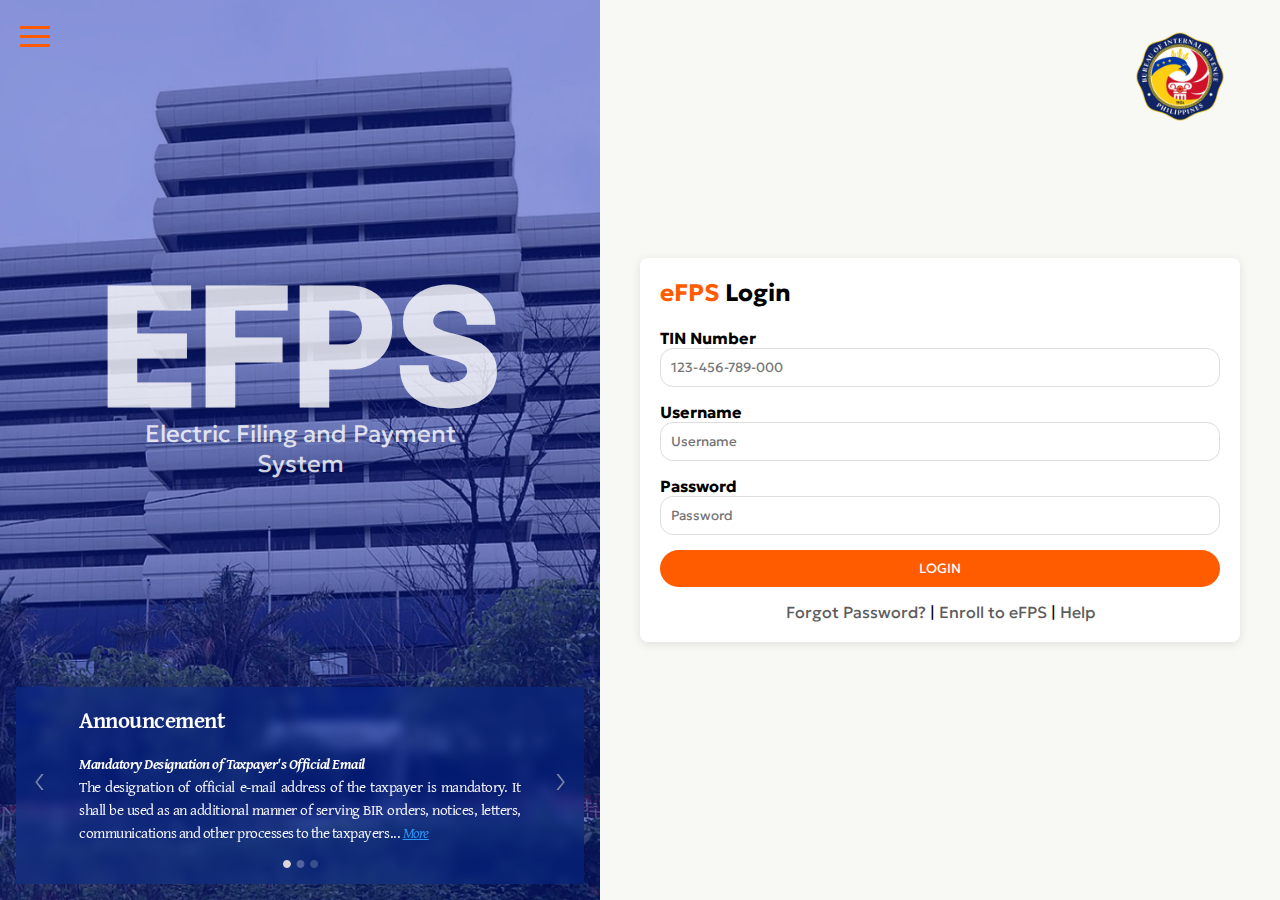
<file: index.html>
<!DOCTYPE html>
<html lang="en">
  <head>
    <meta charset="UTF-8" />
    <meta name="viewport" content="width=device-width, initial-scale=1.0" />
    <title>eFPS Home - eFilling and Payment System</title>
    <link rel="stylesheet" href="style.css" />
    <link rel="preconnect" href="https://fonts.googleapis.com" />
    <link rel="preconnect" href="https://fonts.gstatic.com" crossorigin />
    <link
      href="https://fonts.googleapis.com/css2?family=Gentium+Plus:ital,wght@0,400;0,700;1,400;1,700&family=Geologica:wght@100..900&family=Konkhmer+Sleokchher&display=swap"
      rel="stylesheet"
    />
  </head>
  <body>
    <main>
      <div class="logo-container">
        <img src="src/img/BIR Logo.png" alt="Logo" />
      </div>
      <section class="left-section">
        <nav>
          <div class="hamburger-menu">
            <span></span>
            <span></span>
            <span></span>
          </div>
          <!-- Nav items -->
          <ul class="nav-items">
            <li>
              <a
                href="https://efps.bir.gov.ph/eFPSIssuancesAndRulingsPage.html"
                target="_blank"
                >Revenue Issuances</a
              >
            </li>
            <li>
              <a href="https://efps.bir.gov.ph/eFPSFAQ.html" target="_blank"
                >FAQs</a
              >
            </li>
            <li>
              <a
                href="https://efps.bir.gov.ph/efps-war/efpsJobaids.xhtml"
                target="_blank"
                >Job Aids</a
              >
            </li>
            <li>
              <a
                href="https://efps.bir.gov.ph/efpsDownloads.html"
                target="_blank"
                >Downloads</a
              >
            </li>
            <li>
              <a
                href="https://www.bir.gov.ph/home"
                class="bir-btn"
                target="_blank"
                >BIR Main</a
              >
            </li>
          </ul>
        </nav>

        <div class="background-image">
          <div class="overlay-text">
            <h1>EFPS</h1>
            <p>Electric Filing and Payment System</p>
          </div>
        </div>
        <div class="announcement" id="announcement">
          <img
            src="src/img/arrow-left.png"
            alt="Left arrow"
            class="arrow-icon"
          />
          <div class="announcement-content">
            <h2>Announcement</h2>
            <strong
              ><em
                >Mandatory Designation of Taxpayer's Official Email</em
              ></strong
            >
            <p class="announcement-text">
              <span>
                The designation of official e-mail address of the taxpayer is
                mandatory. It shall be used as an additional manner of serving
                BIR orders, notices, letters, communications and other processes
                to the taxpayers...
                <a
                  href="https://efps.bir.gov.ph/efps-war/NewsView?MESSAGE=The%20designation%20of%20official%20e-mail%20address%20of%20the%20taxpayer%20is%20mandatory.%20It%20shall%20be%20used%20as%20an%20additional%20manner%20of%20serving%20BIR%20orders,%20notices,%20letters,%20communications%20and%20other%20processes%20to%20the%20taxpayer.%20Service%20through%20this%20official%20e-mail%20address%20shall%20be%20presumed%20valid%20unless%20the%20taxpayer%20promptly%20informs%20BIR%20by%20updating%20his/her/its%20registration%20information%20with%20the%20Bureau."
                  style="text-decoration: underline; font-style: italic"
                  target="_blank"
                  >More</a
                ></span
              >
            </p>
            <img
              src="src/img/navigator-icon.png"
              alt="Separator"
              class="more-icon"
            />
          </div>
          <img
            src="src/img/arrow-right.png"
            alt="Right arrow"
            class="arrow-icon"
          />
        </div>
      </section>

      <section class="right-section">
        <div class="login-form">
          <h2><span class="accent-text">eFPS</span> Login</h2>
          <form action="#">
            <label for="tin-number">TIN Number</label>
            <input
              type="number"
              id="tin-number"
              placeholder="123-456-789-000"
              required
            />

            <label for="username">Username</label>
            <input type="text" id="username" placeholder="Username" required />

            <label for="password">Password</label>
            <input
              type="password"
              id="password"
              placeholder="Password"
              required
            />

            <button type="submit" class="login-btn">LOGIN</button>
          </form>
          <div class="extra-options">
            <a href="#">Forgot Password?</a> | <a href="#">Enroll to eFPS</a> |
            <a href="#">Help</a>
          </div>
        </div>
      </section>
    </main>

    <script>
      document
        .querySelector(".hamburger-menu")
        .addEventListener("click", function (e) {
          e.stopPropagation(); // Prevent the click event from bubbling up to the document
          const navItems = document.querySelector(".nav-items");
          navItems.classList.toggle("show");
        });

      document.addEventListener("click", function (e) {
        const navItems = document.querySelector(".nav-items");
        const isClickInsideMenu = navItems.contains(e.target);
        const isClickOnHamburger = document
          .querySelector(".hamburger-menu")
          .contains(e.target);

        if (!isClickInsideMenu && !isClickOnHamburger) {
          navItems.classList.remove("show");
        }
      });

      const navLinks = document.querySelectorAll(".nav-items a");

      navLinks.forEach((link) => {
        link.addEventListener("click", function (e) {
          e.preventDefault();

          const url = this.getAttribute("href");

          if (url.startsWith("http")) {
            window.open(url, "_blank");
          } else {
            const targetSection = document.querySelector(url);

            if (targetSection) {
              targetSection.scrollIntoView({
                behavior: "smooth",
                block: "start",
              });
            }
          }
        });
      });
    </script>
  </body>
</html>
</file>
<file: style.css>
/* Global Styles */
* {
  margin: 0;
  padding: 0;
  box-sizing: border-box;
}

:root {
  --color-w: #fff;
  --color-gray: #5c5c5c;
  --color-offwhite: #f8f8f5;
  --input-color: #d9d9d9;
  --accent-blue: #0034ab;
  --accent-orange: #ff5c00;
  --accent-orange-onhover: #fa7325;
  --accent-orange-onclick: #af4000;
  --font-big: "Konkhmer Sleokchher", system-ui;
  --font-fancy: "Gentium Plus", system-ui;
  --font-normal: "Geologica", sans-serif;
}

body {
  font-family: system-ui;
}

main {
  display: flex;
  min-height: 100vh;
  position: relative;
}

.logo-container {
  position: fixed;
  top: 20px;
  right: 0px;
  width: 200px;
  height: auto;
  z-index: 10;
}

.logo-container img {
  max-width: 100%;
  height: auto;
}

.left-section {
  flex: 1;
  background: url("src/img/BG.png") no-repeat center center/cover;
  position: relative;
  display: flex;
  flex-direction: column;
  justify-content: flex-end;
  color: var(--color-w);
  z-index: 1;
}

nav {
  position: absolute;
  top: 20px;
  left: 20px;
}

.hamburger-container {
  position: fixed;
  top: 20px;
  left: 20px;
  z-index: 9;
  background-color: #0033ab59;
  padding: 0.3em;
  border-radius: 5px;
}

.hamburger-menu {
  cursor: pointer;
}

.hamburger-menu span {
  display: block;
  width: 30px;
  height: 3px;
  background-color: var(--accent-orange);
  margin: 6px 0;

  transition: background-color, scale, box-shadow;
  transition-duration: 0.5s;
}

.hamburger-menu:hover span {
  transition: background-color, scale, box-shadow;
  transition-duration: 0.5s;
  background-color: var(--accent-orange-onhover);
  scale: 105%;
  box-shadow: 0 0 3px var(--accent-orange);
}

.hamburger-menu.active span {
  transition: background-color, scale, box-shadow;
  transition-duration: 0.5s;
  background-color: var(--color-w);
  scale: 105%;
  box-shadow: 0 0 3px var(--color-w);
}

.nav-items {
  position: fixed;
  top: 65px;
  left: 20px;
  list-style: none;
  background-color: rgba(0, 0, 0, 0.8);
  padding: 1em;
  border-radius: 1em;
  z-index: 999;

  transform-origin: top left;
  transform: scale(0);
  opacity: 0;
  visibility: hidden;
  transition: transform 0.3s ease-out, opacity 0.3s ease-out,
    visibility 0s linear 0.3s;
}

.nav-items.show {
  transform: scale(1);
  opacity: 1;
  visibility: visible;
  transition: transform 0.3s ease-out, opacity 0.3s ease-out,
    visibility 0s linear;
}

.nav-items li {
  margin-bottom: 15px;
  z-index: 999;
}

.nav-items li a {
  color: var(--color-w);
  text-decoration: none;
  font-size: 1.2rem;
  display: block;
  transition: color 0.3s;
  z-index: 999;
}

.nav-items li a:hover {
  color: var(--accent-orange);
  z-index: 999;
}

.overlay-text {
  position: absolute;
  top: 35%;
  left: 50%;
  transform: translate(-50%, -30%);
  transition: 0.5s ease;
  text-align: center;
  opacity: 0.8;
  z-index: 1;
}

.overlay-text h1 {
  font-size: 10rem;
  font-weight: bold;
  font-family: var(--font-big);
}

.overlay-text p {
  position: relative;
  top: -5rem;
  font-size: 1.5rem;
  font-family: var(--font-normal);
}

.announcement {
  padding: 1rem;
  margin: 1rem;
  max-height: 60%;
  display: flex;
  flex-direction: row;
  align-self: center;
  background-color: rgba(0, 51, 171, 0.32);
  backdrop-filter: blur(6px);
  -webkit-backdrop-filter: blur(6px);
  letter-spacing: -0.48px;
  text-align: justify;
  font-size: 1.2rem;
  font-family: var(--font-fancy);
}

.announcement h2 {
  margin-bottom: 1rem;
  font-size: 1.8vw;
}

.announcement strong,
p {
  font-size: 1.2vw;
}

.announcement-content {
  display: flex;
  flex-direction: column;
  justify-content: space-between;
  padding: 0 2rem;
  flex-wrap: wrap;
  flex: auto;
}

.announcement-text a {
  color: #2e97fa;
}

.arrow-icon {
  cursor: pointer;
  align-items: center;
  aspect-ratio: 0.5;
  object-fit: contain;
  object-position: center;
  width: 15px;
}

.more-icon {
  aspect-ratio: 4.5;
  object-fit: contain;
  object-position: center;
  width: 35px;
  align-self: center;
  margin-top: 1rem;
}

.right-section {
  font-family: var(--font-normal);
  flex: 1;
  background-color: var(--color-offwhite);
  padding: 40px;
  display: flex;
  align-items: center;
  justify-content: center;
  flex-direction: column;
}

.login-form {
  background-color: var(--color-w);
  padding: 20px;
  border-radius: 8px;
  box-shadow: 0 2px 10px rgba(0, 0, 0, 0.1);
}

.login-form .accent-text {
  color: var(--accent-orange);
}

.login-form h2 {
  margin-bottom: 20px;
}

.login-form label {
  margin-bottom: 5px;
  font-weight: bold;
}

.login-form input {
  font-family: var(--font-normal);
  width: 100%;
  padding: 10px;
  margin-bottom: 15px;
  border: 1px solid #ddd;
  border-radius: 13px;
}

.login-btn {
  font-family: var(--font-normal);
  background-color: var(--accent-orange);
  color: var(--color-w);
  padding: 10px;
  border: none;
  border-radius: 30px;
  cursor: pointer;
  width: 100%;
}

.login-btn:hover {
  transition-property: background-color;
  transition-duration: 0.5s;
  background-color: var(--accent-orange-onhover);
}

.login-btn:active {
  transition-property: background-color;
  transition-duration: 0.2s;
  background-color: var(--accent-orange-onclick);
}

.extra-options {
  text-align: center;
  margin-top: 15px;
}

.extra-options a {
  color: var(--color-gray);
  text-decoration: none;
}

.extra-options a:hover {
  text-decoration: underline;
}

/* Responsive Styles */
@media only screen and (max-width: 1200px) {
  .overlay-text {
    transform: translate(-50%, -50%); /* Align horizontally */
  }
  .announcement {
    max-height: 50%;
  }

  .announcement h2 {
    font-size: 2vw;
  }

  .announcement p,
  strong {
    font-size: 1.5vw;
  }
}

@media only screen and (max-width: 768px) {
  main {
    flex-direction: column; /* Stack sections vertically */
  }

  .left-section,
  .right-section {
    width: 100%; /* Ensure sections take up full width */
    padding: 20px; /* Add padding to ensure content does not hit screen edges */
  }

  .overlay-text {
    top: 20%; /* Adjust overlay text position for better visibility on mobile */
    left: 50%;
    transform: translate(-50%, 0); /* Align horizontally */
    transition: 0.2s ease;
  }

  .overlay-text h1 {
    font-size: 5em; /* Reduce heading size */
  }

  .overlay-text p {
    font-size: 1.2rem; /* Reduce paragraph size */
    top: -2em;
  }

  .announcement {
    display: none; /* Hide the announcement section */
  }

  .logo-container {
    width: 125px; /* Reduce logo size */
    top: 10px;
    right: -px; /* Move logo further to the right */
  }

  .hamburger-menu span {
    width: 25px; /* Reduce hamburger menu size */
  }
}

@media only screen and (max-width: 480px) {
  .logo-container {
    width: 90px; /* Reduce logo size */
    top: 10px;
    right: -px; /* Move logo further to the right */
  }

  .overlay-text {
    top: 25%; /* Adjust overlay text position for better visibility on mobile */
    left: 50%;
    transform: translate(-50%, 0%);
    transition: 0.2s ease; /* Align horizontally */
  }

  .overlay-text h1 {
    font-size: 4em; /* Further reduce heading size */
  }

  .overlay-text p {
    font-size: 1rem; /* Further reduce paragraph size */
  }
}
</file>
